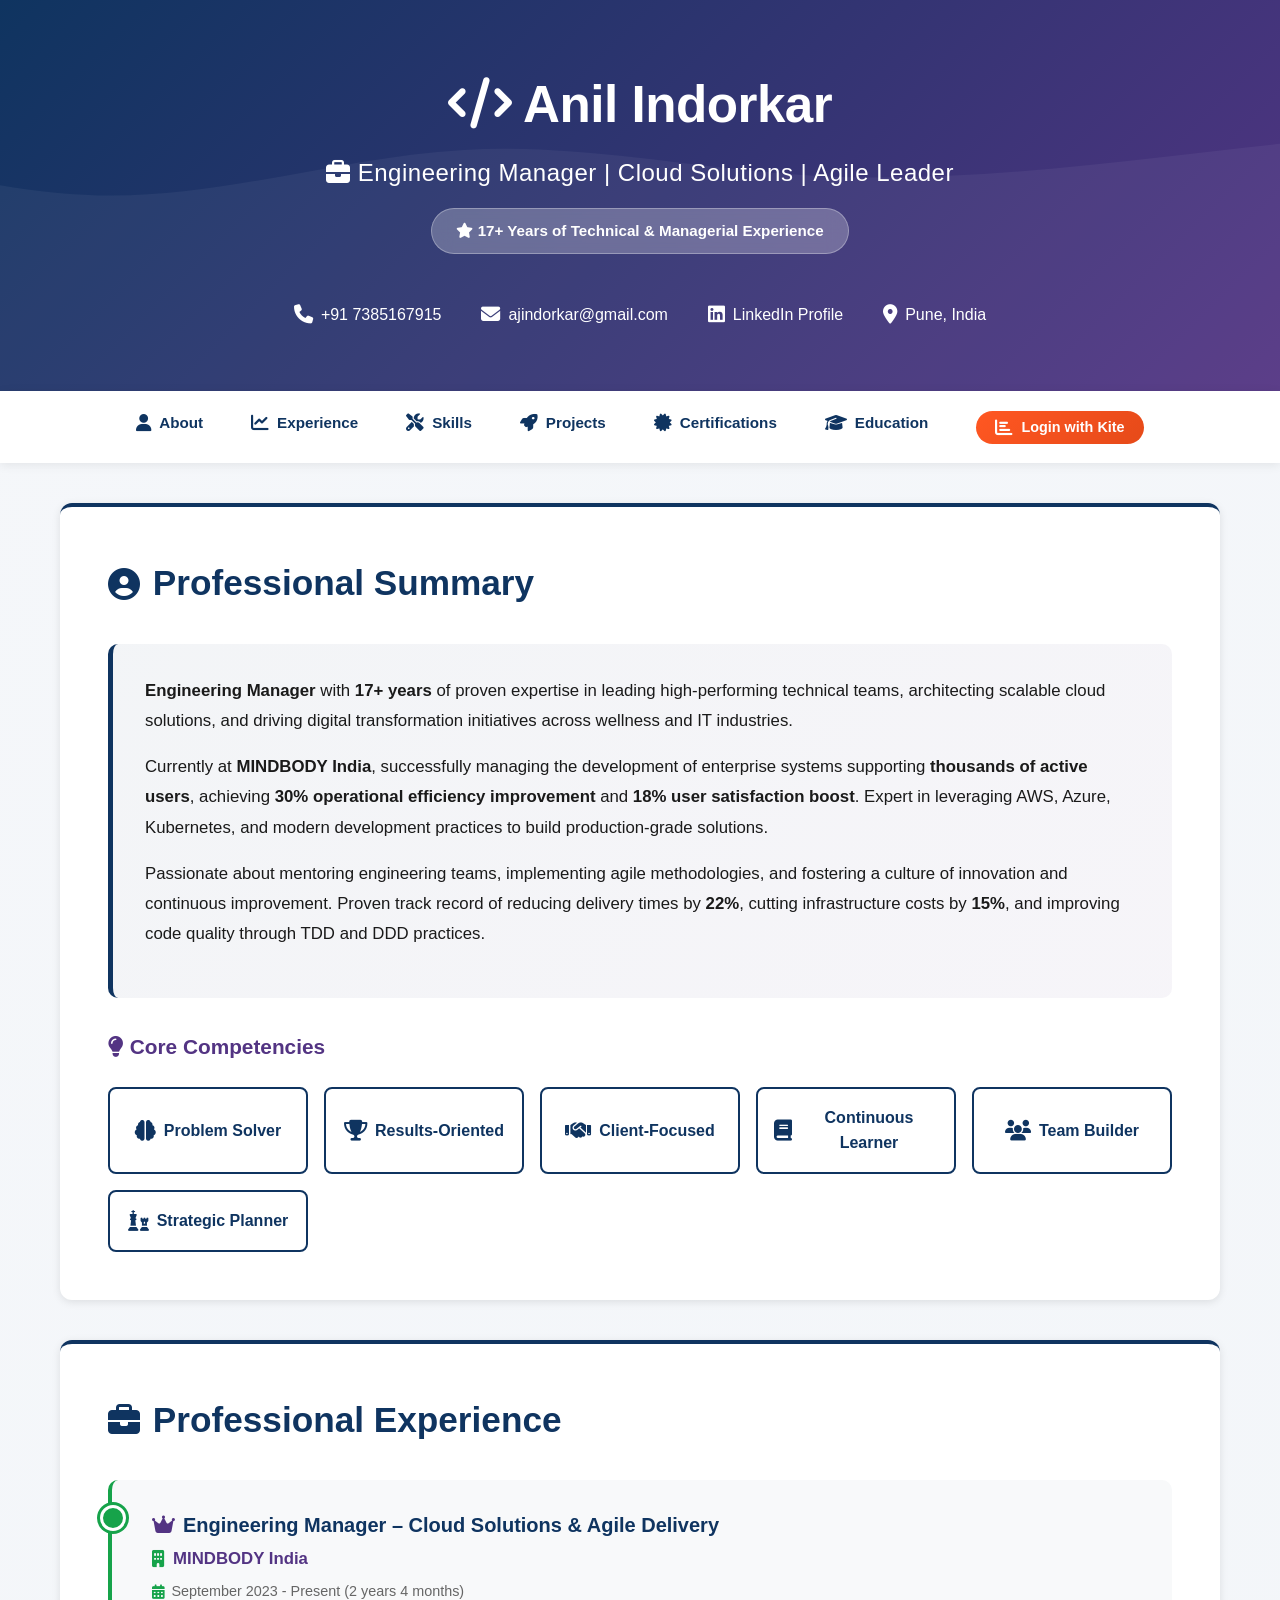
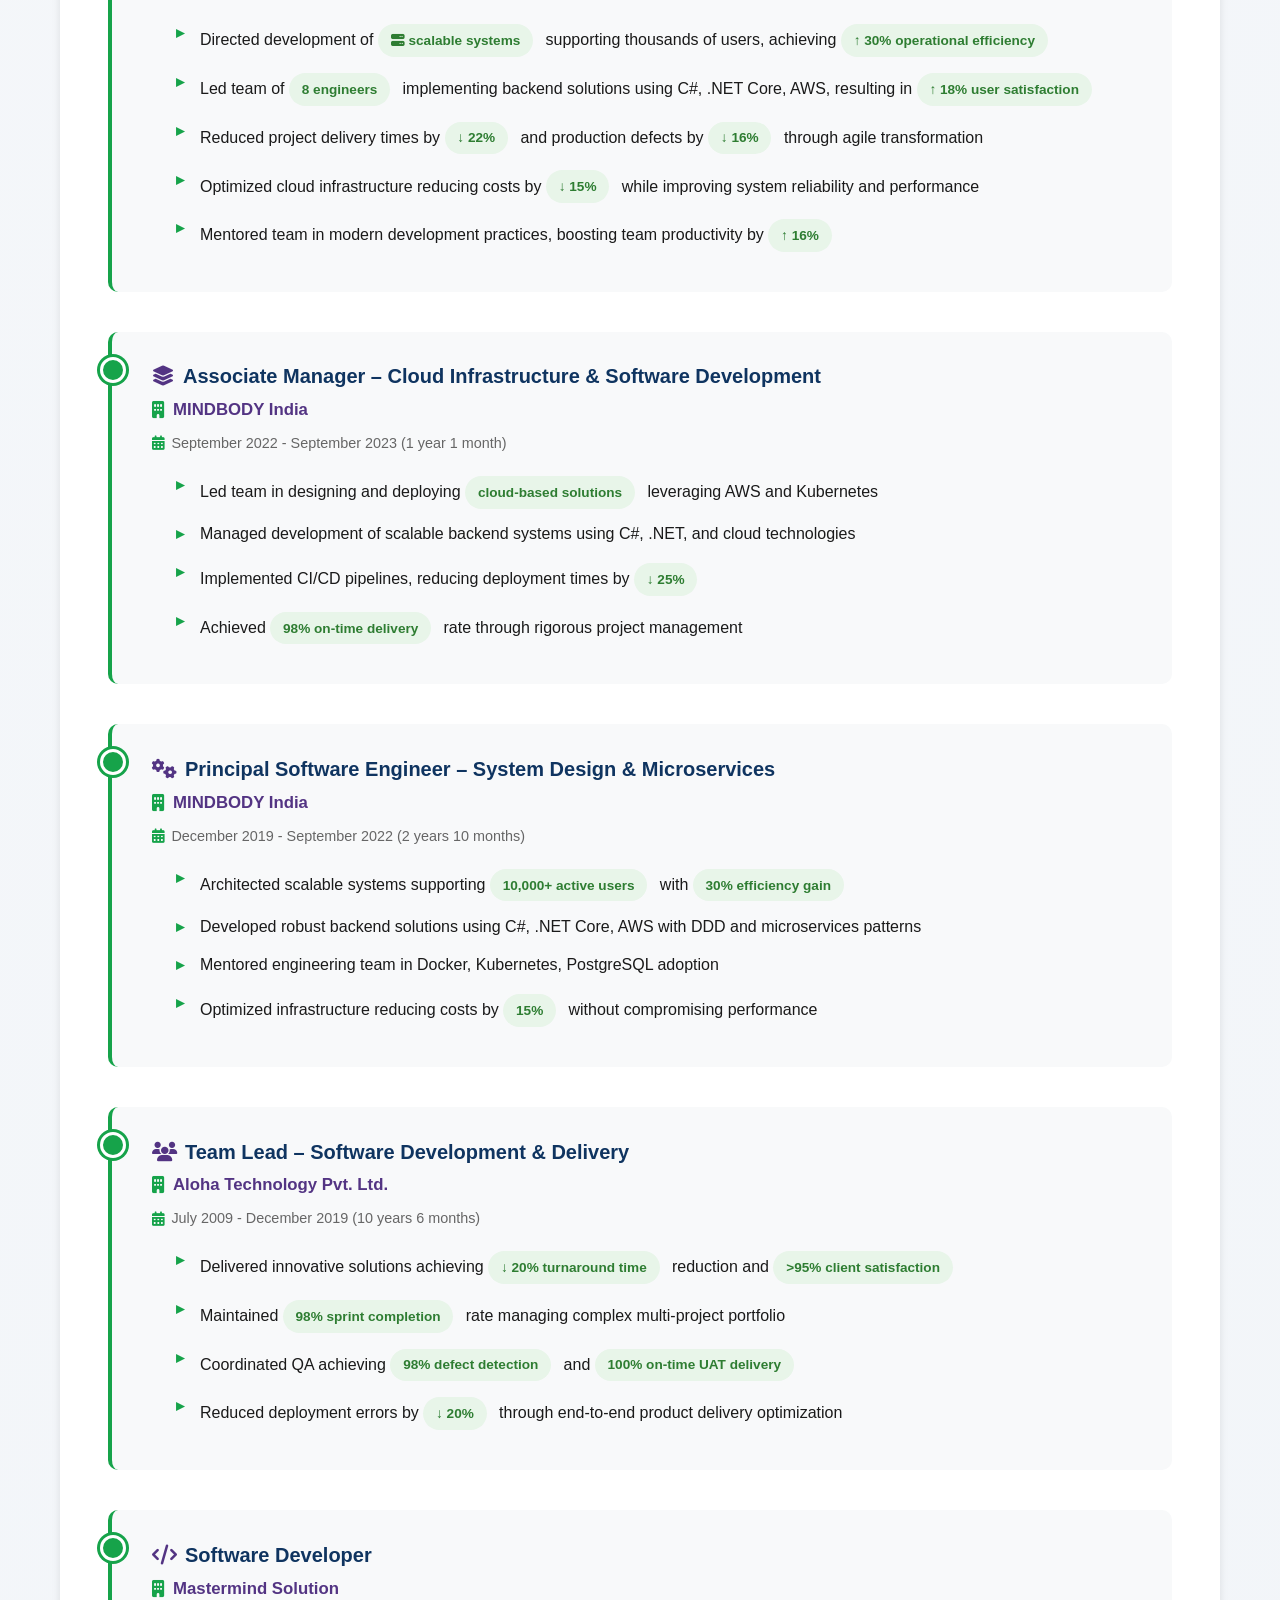
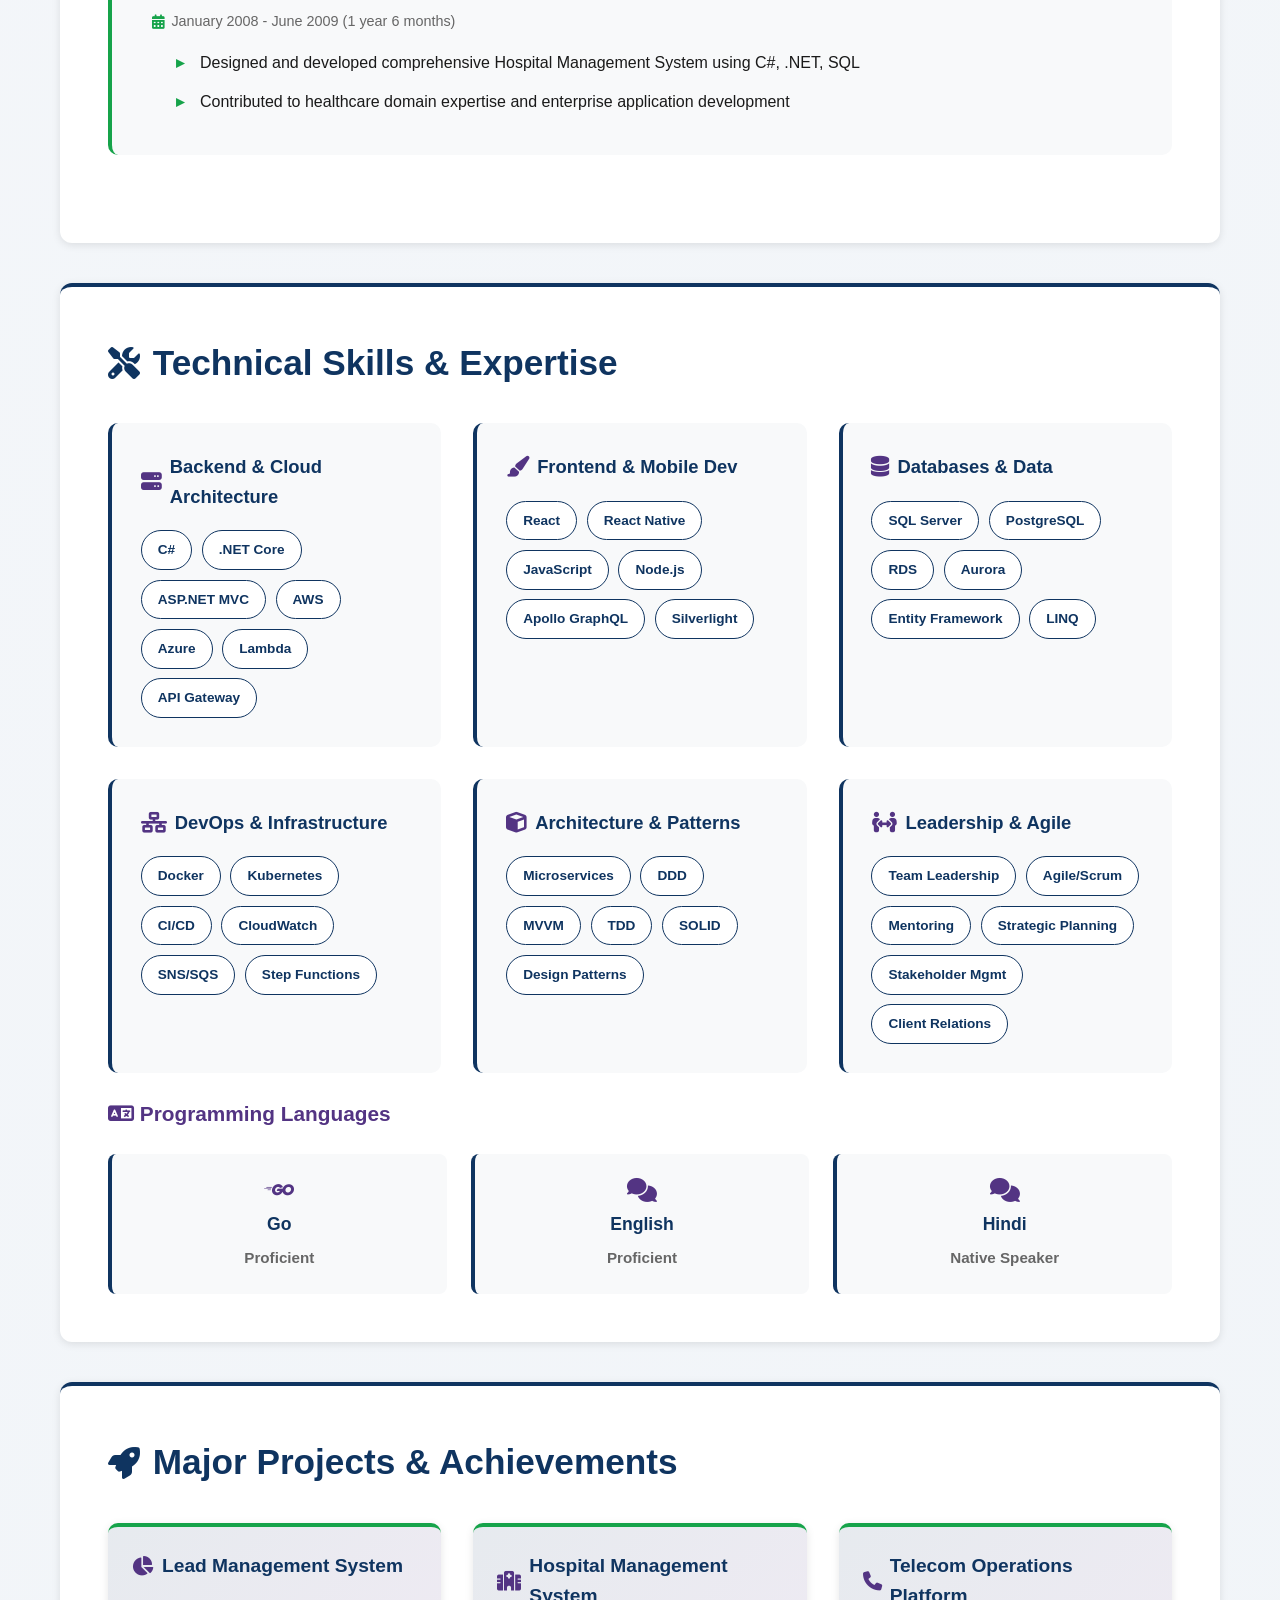
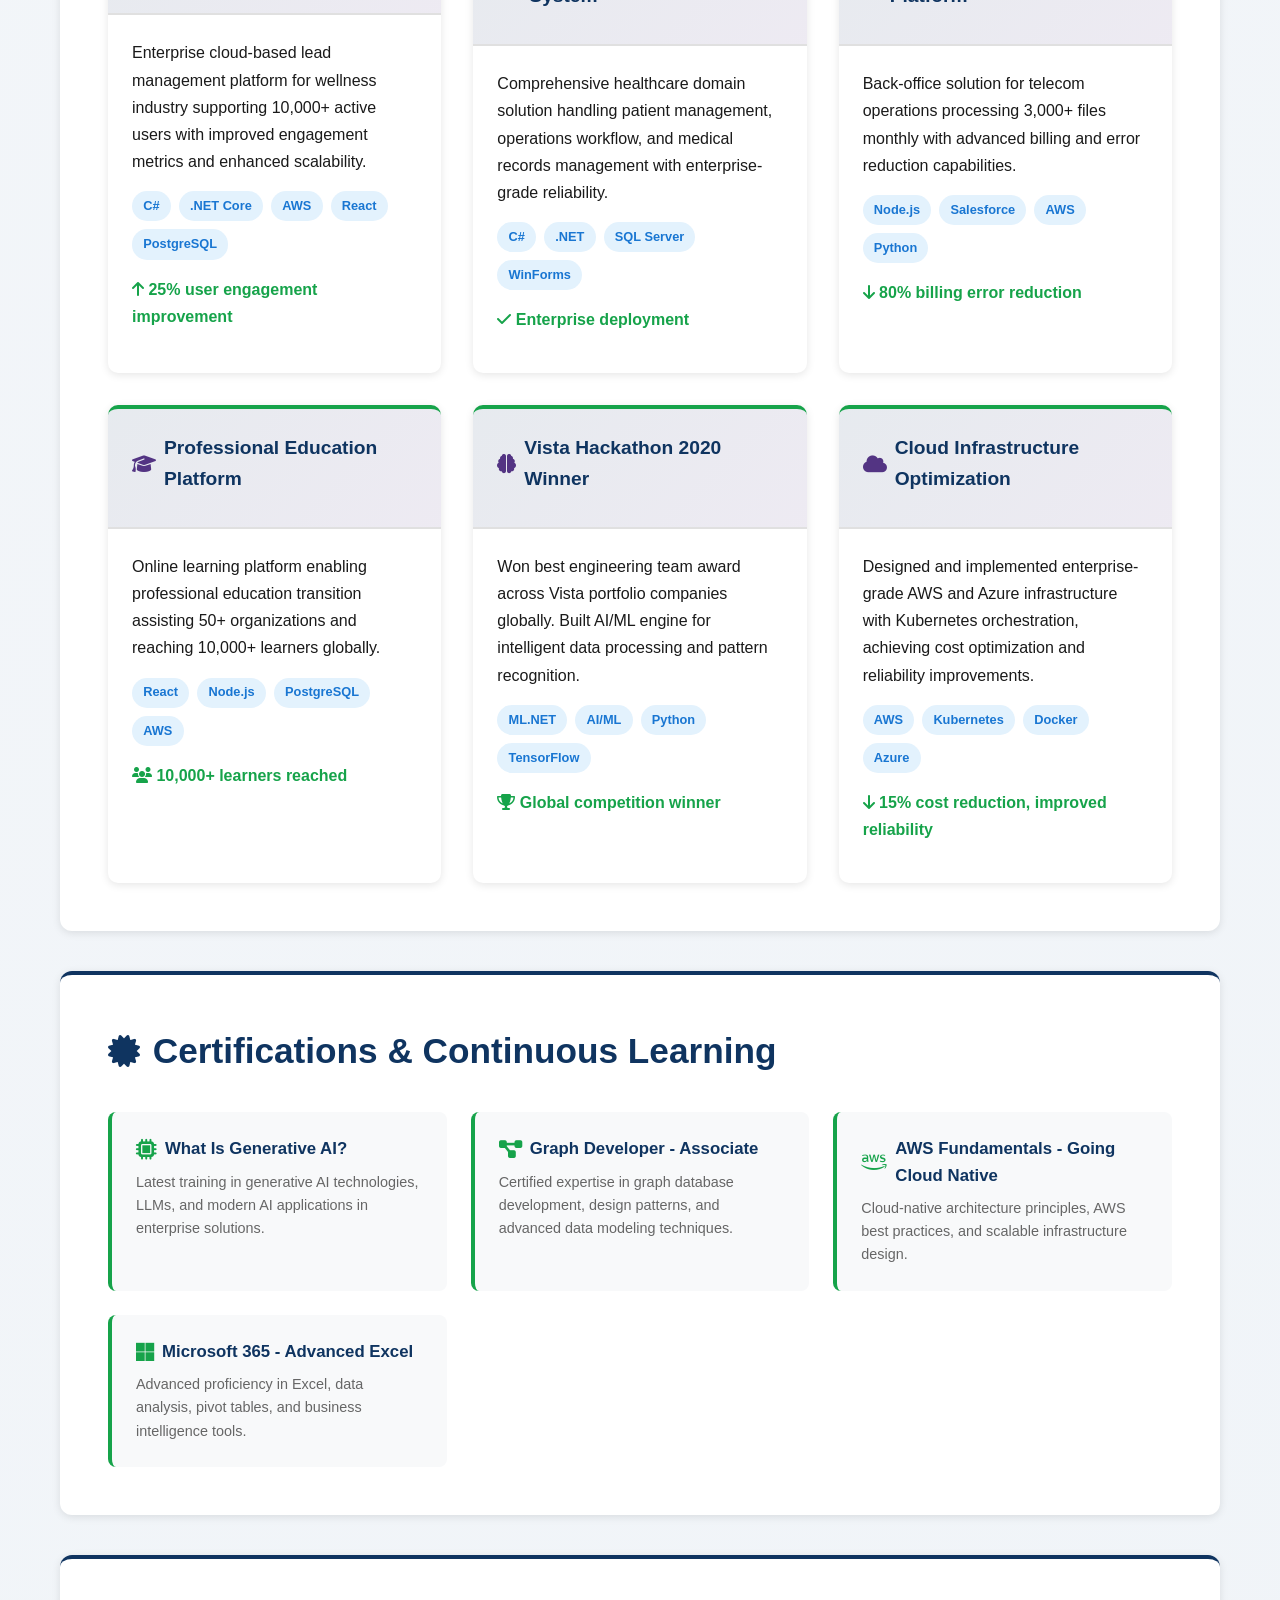
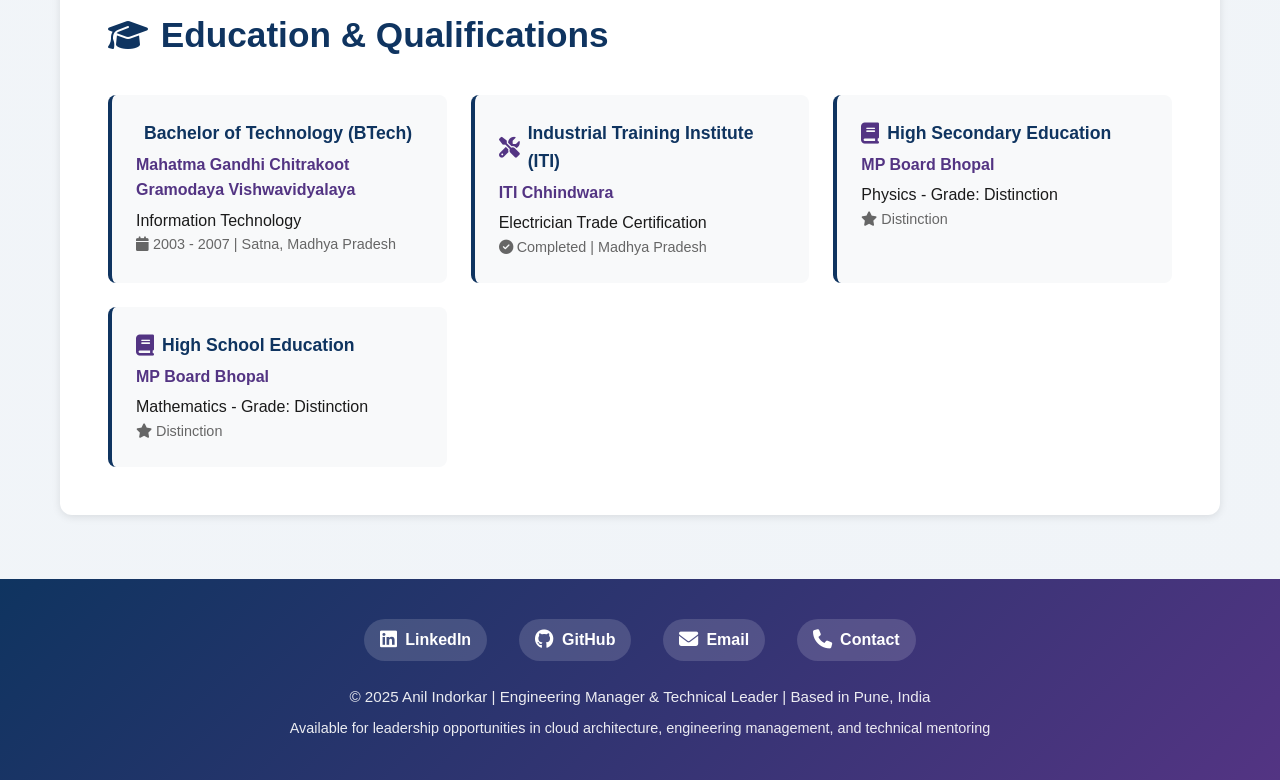
<file: index.html>
<!DOCTYPE html>
<html lang="en">
  <head>
    <meta charset="UTF-8" />
    <meta name="viewport" content="width=device-width, initial-scale=1.0" />
    <meta
      name="description"
      content="Anil Indorkar - Engineering Manager | Cloud Solutions | 17+ years experience"
    />
    <title>Anil Indorkar - Engineering Manager & Technical Leader</title>
    <link
      rel="stylesheet"
      href="https://cdnjs.cloudflare.com/ajax/libs/font-awesome/6.4.0/css/all.min.css"
    />
    <style>
      * {
        margin: 0;
        padding: 0;
        box-sizing: border-box;
      }

      :root {
        --primary: #0f3460;
        --secondary: #533483;
        --accent: #16a34a;
        --light-bg: #f8f9fa;
        --text-dark: #1a1a1a;
        --text-light: #666;
        --border: #e0e0e0;
        --card-shadow: 0 2px 8px rgba(0, 0, 0, 0.1);
        --card-hover: 0 8px 16px rgba(0, 0, 0, 0.15);
      }

      html {
        scroll-behavior: smooth;
      }

      body {
        font-family: -apple-system, BlinkMacSystemFont, "Segoe UI", Roboto,
          "Helvetica Neue", Arial, sans-serif;
        line-height: 1.6;
        color: var(--text-dark);
        background: linear-gradient(135deg, #f5f7fa 0%, #f0f4f8 100%);
      }

      /* ============ HEADER ============ */
      header {
        background: linear-gradient(
          135deg,
          var(--primary) 0%,
          var(--secondary) 100%
        );
        color: white;
        padding: 4rem 2rem;
        text-align: center;
        box-shadow: 0 4px 20px rgba(0, 0, 0, 0.2);
        position: relative;
        overflow: hidden;
      }

      header::before {
        content: "";
        position: absolute;
        top: 0;
        left: 0;
        right: 0;
        bottom: 0;
        background: url('data:image/svg+xml,<svg xmlns="http://www.w3.org/2000/svg" viewBox="0 0 1440 320"><path fill="rgba(255,255,255,0.05)" fill-opacity="1" d="M0,96L48,112C96,128,192,160,288,160C384,160,480,128,576,122.7C672,117,768,139,864,144C960,149,1056,139,1152,128C1248,117,1344,107,1392,101.3L1440,96L1440,320L1392,320C1344,320,1248,320,1152,320C1056,320,960,320,864,320C768,320,672,320,576,320C480,320,384,320,288,320C192,320,96,320,48,320L0,320Z"></path></svg>')
          no-repeat bottom;
        background-size: cover;
      }

      header > * {
        position: relative;
        z-index: 1;
      }

      header h1 {
        font-size: 3.2rem;
        font-weight: 800;
        margin-bottom: 0.5rem;
        letter-spacing: -0.5px;
      }

      header .title {
        font-size: 1.5rem;
        margin-bottom: 1rem;
        font-weight: 300;
        letter-spacing: 0.5px;
      }

      .header-badge {
        display: inline-block;
        background: rgba(255, 255, 255, 0.25);
        backdrop-filter: blur(10px);
        padding: 0.6rem 1.5rem;
        border-radius: 30px;
        font-size: 0.95rem;
        margin-bottom: 1.5rem;
        border: 1px solid rgba(255, 255, 255, 0.3);
        font-weight: 600;
      }

      .contact-info {
        display: flex;
        justify-content: center;
        gap: 2.5rem;
        margin-top: 1.5rem;
        flex-wrap: wrap;
        font-size: 1rem;
      }

      .contact-info a,
      .contact-info span {
        color: white;
        text-decoration: none;
        display: flex;
        align-items: center;
        gap: 0.5rem;
        transition: opacity 0.3s;
      }

      .contact-info a:hover {
        opacity: 0.8;
      }

      .contact-info i {
        font-size: 1.2rem;
      }

      /* ============ NAVIGATION ============ */
      nav {
        background: white;
        padding: 1.2rem 0;
        position: sticky;
        top: 0;
        z-index: 100;
        box-shadow: 0 2px 10px rgba(0, 0, 0, 0.08);
      }

      nav ul {
        list-style: none;
        display: flex;
        justify-content: center;
        flex-wrap: wrap;
        gap: 3rem;
        max-width: 1200px;
        margin: 0 auto;
        padding: 0 20px;
      }

      nav a {
        color: var(--primary);
        text-decoration: none;
        font-weight: 600;
        font-size: 0.95rem;
        transition: color 0.3s ease;
        display: flex;
        align-items: center;
        gap: 0.5rem;
      }

      nav a:hover {
        color: var(--secondary);
      }

      nav i {
        font-size: 1.1rem;
      }

      /* ============ CONTAINER & SECTIONS ============ */
      .container {
        max-width: 1200px;
        margin: 0 auto;
        padding: 0 20px;
      }

      section {
        background: white;
        margin: 2.5rem auto;
        padding: 3rem;
        border-radius: 12px;
        box-shadow: var(--card-shadow);
        border-top: 4px solid var(--primary);
        transition: box-shadow 0.3s ease;
      }

      section:hover {
        box-shadow: var(--card-hover);
      }

      section h2 {
        color: var(--primary);
        margin-bottom: 2rem;
        font-size: 2.2rem;
        font-weight: 700;
        display: flex;
        align-items: center;
        gap: 0.8rem;
      }

      section h2 i {
        font-size: 2rem;
      }

      section h3 {
        color: var(--secondary);
        margin-top: 1.5rem;
        margin-bottom: 0.8rem;
        font-size: 1.3rem;
        font-weight: 700;
      }

      /* ============ ABOUT SECTION ============ */
      .summary-box {
        background: linear-gradient(
          135deg,
          rgba(15, 52, 96, 0.05) 0%,
          rgba(83, 52, 131, 0.05) 100%
        );
        padding: 2rem;
        border-radius: 10px;
        border-left: 5px solid var(--primary);
        margin-bottom: 2rem;
        font-size: 1.05rem;
        line-height: 1.8;
      }

      .summary-box p {
        margin-bottom: 1rem;
      }

      .strengths-grid {
        display: grid;
        grid-template-columns: repeat(auto-fit, minmax(200px, 1fr));
        gap: 1rem;
        margin-top: 1.5rem;
      }

      .strength-badge {
        background: white;
        border: 2px solid var(--primary);
        color: var(--primary);
        padding: 1rem;
        border-radius: 8px;
        text-align: center;
        font-weight: 600;
        transition: all 0.3s ease;
        display: flex;
        align-items: center;
        justify-content: center;
        gap: 0.5rem;
      }

      .strength-badge:hover {
        background: var(--primary);
        color: white;
        transform: translateY(-3px);
      }

      .strength-badge i {
        font-size: 1.3rem;
      }

      /* ============ EXPERIENCE SECTION ============ */
      .experience-timeline {
        position: relative;
        padding: 0;
      }

      .experience-item {
        margin-bottom: 2.5rem;
        padding: 1.8rem;
        background: var(--light-bg);
        border-radius: 10px;
        border-left: 4px solid var(--accent);
        transition: all 0.3s ease;
        position: relative;
        padding-left: 2.5rem;
      }

      .experience-item:hover {
        background: white;
        box-shadow: var(--card-shadow);
        transform: translateX(5px);
      }

      .experience-item::before {
        content: "";
        position: absolute;
        left: -12px;
        top: 25px;
        width: 20px;
        height: 20px;
        background: var(--accent);
        border-radius: 50%;
        border: 3px solid white;
        box-shadow: 0 0 0 3px var(--accent);
      }

      .job-title {
        color: var(--primary);
        font-weight: 800;
        font-size: 1.25rem;
        margin-bottom: 0.3rem;
        display: flex;
        align-items: center;
        gap: 0.5rem;
      }

      .job-title i {
        color: var(--secondary);
      }

      .company {
        color: var(--secondary);
        font-weight: 700;
        margin-bottom: 0.5rem;
        display: flex;
        align-items: center;
        gap: 0.5rem;
        font-size: 1.05rem;
      }

      .company i {
        color: var(--accent);
      }

      .duration {
        color: var(--text-light);
        font-size: 0.9rem;
        margin-bottom: 1rem;
        display: flex;
        align-items: center;
        gap: 0.4rem;
      }

      .duration i {
        color: var(--accent);
      }

      .experience-item ul {
        margin: 1rem 0 0 1.5rem;
        list-style: none;
      }

      .experience-item li {
        margin-bottom: 0.7rem;
        color: var(--text-dark);
        line-height: 1.7;
        padding-left: 1.5rem;
        position: relative;
      }

      .experience-item li:before {
        content: "▸";
        position: absolute;
        left: 0;
        color: var(--accent);
        font-weight: bold;
      }

      .metric-badge {
        display: inline-block;
        background: #e8f5e9;
        color: #2e7d32;
        padding: 0.3rem 0.8rem;
        border-radius: 20px;
        font-size: 0.85rem;
        font-weight: 700;
        margin-right: 0.5rem;
        margin-top: 0.3rem;
      }

      /* ============ SKILLS SECTION ============ */
      .skills-container {
        display: grid;
        grid-template-columns: repeat(auto-fit, minmax(280px, 1fr));
        gap: 2rem;
        margin-top: 2rem;
      }

      .skill-category {
        background: var(--light-bg);
        padding: 1.8rem;
        border-radius: 10px;
        border-left: 4px solid var(--primary);
        transition: all 0.3s ease;
      }

      .skill-category:hover {
        box-shadow: var(--card-shadow);
        transform: translateY(-3px);
      }

      .skill-category h4 {
        color: var(--primary);
        margin-bottom: 1.2rem;
        font-size: 1.15rem;
        font-weight: 700;
        display: flex;
        align-items: center;
        gap: 0.5rem;
      }

      .skill-category i {
        font-size: 1.3rem;
        color: var(--secondary);
      }

      .skill-tags {
        display: flex;
        flex-wrap: wrap;
        gap: 0.6rem;
      }

      .skill-tag {
        background: white;
        color: var(--primary);
        padding: 0.5rem 1rem;
        border-radius: 20px;
        font-size: 0.85rem;
        font-weight: 600;
        border: 1.5px solid var(--primary);
        transition: all 0.3s ease;
      }

      .skill-tag:hover {
        background: var(--primary);
        color: white;
        transform: scale(1.05);
      }

      /* ============ PROJECTS SECTION ============ */
      .projects-grid {
        display: grid;
        grid-template-columns: repeat(auto-fit, minmax(320px, 1fr));
        gap: 2rem;
        margin-top: 2rem;
      }

      .project-card {
        background: white;
        border-radius: 10px;
        overflow: hidden;
        border-top: 4px solid var(--accent);
        box-shadow: var(--card-shadow);
        transition: all 0.3s ease;
        display: flex;
        flex-direction: column;
      }

      .project-card:hover {
        box-shadow: var(--card-hover);
        transform: translateY(-8px);
      }

      .project-header {
        background: linear-gradient(
          135deg,
          rgba(15, 52, 96, 0.1),
          rgba(83, 52, 131, 0.1)
        );
        padding: 1.5rem;
        border-bottom: 2px solid var(--border);
      }

      .project-header h4 {
        color: var(--primary);
        margin-bottom: 0.5rem;
        font-size: 1.2rem;
        font-weight: 700;
        display: flex;
        align-items: center;
        gap: 0.5rem;
      }

      .project-header h4 i {
        color: var(--secondary);
      }

      .project-body {
        padding: 1.5rem;
        flex: 1;
        display: flex;
        flex-direction: column;
      }

      .project-body p {
        color: var(--text-dark);
        margin-bottom: 1rem;
        line-height: 1.7;
        flex: 1;
      }

      .tech-tags {
        display: flex;
        flex-wrap: wrap;
        gap: 0.5rem;
        margin-bottom: 1rem;
      }

      .tech-tag {
        background: #e3f2fd;
        color: #1976d2;
        padding: 0.3rem 0.7rem;
        border-radius: 15px;
        font-size: 0.8rem;
        font-weight: 600;
      }

      /* ============ CERTIFICATIONS ============ */
      .certification-grid {
        display: grid;
        grid-template-columns: repeat(auto-fit, minmax(250px, 1fr));
        gap: 1.5rem;
        margin-top: 1.5rem;
      }

      .cert-item {
        background: var(--light-bg);
        padding: 1.5rem;
        border-radius: 8px;
        border-left: 4px solid var(--accent);
        transition: all 0.3s ease;
      }

      .cert-item:hover {
        background: white;
        box-shadow: var(--card-shadow);
        transform: translateX(5px);
      }

      .cert-item strong {
        color: var(--primary);
        display: flex;
        align-items: center;
        gap: 0.5rem;
        margin-bottom: 0.5rem;
        font-size: 1.05rem;
      }

      .cert-item strong i {
        color: var(--accent);
        font-size: 1.3rem;
      }

      .cert-item p {
        color: var(--text-light);
        font-size: 0.9rem;
      }

      /* ============ EDUCATION ============ */
      .education-grid {
        display: grid;
        grid-template-columns: repeat(auto-fit, minmax(250px, 1fr));
        gap: 1.5rem;
        margin-top: 1.5rem;
      }

      .education-item {
        background: var(--light-bg);
        padding: 1.5rem;
        border-radius: 8px;
        border-left: 4px solid var(--primary);
        transition: all 0.3s ease;
      }

      .education-item:hover {
        background: white;
        box-shadow: var(--card-shadow);
        transform: translateX(5px);
      }

      .degree {
        color: var(--primary);
        font-weight: 800;
        margin-bottom: 0.3rem;
        font-size: 1.1rem;
        display: flex;
        align-items: center;
        gap: 0.5rem;
      }

      .degree i {
        color: var(--secondary);
        font-size: 1.3rem;
      }

      .institution {
        color: var(--secondary);
        font-weight: 700;
        margin-bottom: 0.3rem;
      }

      .year {
        color: var(--text-light);
        font-size: 0.9rem;
      }

      /* ============ LANGUAGES ============ */
      .languages-grid {
        display: grid;
        grid-template-columns: repeat(auto-fit, minmax(200px, 1fr));
        gap: 1.5rem;
        margin-top: 1.5rem;
      }

      .language-item {
        background: var(--light-bg);
        padding: 1.5rem;
        border-radius: 8px;
        border-left: 4px solid var(--primary);
        text-align: center;
        transition: all 0.3s ease;
      }

      .language-item:hover {
        background: white;
        box-shadow: var(--card-shadow);
        transform: translateY(-3px);
      }

      .language-item strong {
        color: var(--primary);
        display: block;
        margin-bottom: 0.5rem;
        font-size: 1.1rem;
      }

      .language-item i {
        color: var(--secondary);
        font-size: 1.5rem;
        margin-bottom: 0.5rem;
        display: block;
      }

      .proficiency {
        color: var(--text-light);
        font-size: 0.95rem;
        font-weight: 600;
      }

      /* ============ FOOTER ============ */
      footer {
        background: linear-gradient(
          135deg,
          var(--primary) 0%,
          var(--secondary) 100%
        );
        color: white;
        text-align: center;
        padding: 2.5rem;
        margin-top: 4rem;
      }

      .social-links {
        display: flex;
        justify-content: center;
        gap: 2rem;
        margin-bottom: 1.5rem;
        flex-wrap: wrap;
      }

      .social-links a {
        color: white;
        text-decoration: none;
        font-weight: 600;
        transition: all 0.3s ease;
        display: inline-flex;
        align-items: center;
        gap: 0.5rem;
        padding: 0.5rem 1rem;
        border-radius: 25px;
        background: rgba(255, 255, 255, 0.15);
      }

      .social-links a:hover {
        background: rgba(255, 255, 255, 0.3);
        transform: translateY(-3px);
      }

      .social-links i {
        font-size: 1.2rem;
      }

      footer p {
        font-size: 0.95rem;
        opacity: 0.9;
      }

      /* ============ RESPONSIVE ============ */
      @media (max-width: 768px) {
        header h1 {
          font-size: 2rem;
        }

        header .title {
          font-size: 1.1rem;
        }

        nav ul {
          gap: 1rem;
          padding: 0 15px;
        }

        section {
          margin: 1.5rem auto;
          padding: 1.5rem;
        }

        .contact-info {
          gap: 1.2rem;
          font-size: 0.9rem;
        }

        .skills-container,
        .education-grid,
        .languages-grid,
        .certification-grid {
          grid-template-columns: 1fr;
        }

        .projects-grid {
          grid-template-columns: 1fr;
        }

        nav a {
          font-size: 0.85rem;
        }
      }

      @media (max-width: 480px) {
        header h1 {
          font-size: 1.5rem;
        }

        nav ul {
          gap: 0.8rem;
        }

        .contact-info {
          gap: 0.8rem;
        }

        section h2 {
          font-size: 1.6rem;
        }
      }

      /* ============ KITE LOGIN ============ */
      .kite-login-btn {
        background: linear-gradient(135deg, #ff5722 0%, #e64a19 100%);
        color: white;
        border: none;
        padding: 0.5rem 1.2rem;
        border-radius: 20px;
        font-size: 0.9rem;
        font-weight: 600;
        cursor: pointer;
        display: flex;
        align-items: center;
        gap: 0.5rem;
        transition: opacity 0.3s, transform 0.2s;
        text-decoration: none;
      }

      .kite-login-btn:hover {
        opacity: 0.9;
        transform: scale(1.04);
      }

      .kite-connected-badge {
        background: linear-gradient(135deg, #16a34a 0%, #15803d 100%);
        color: white;
        padding: 0.5rem 1.2rem;
        border-radius: 20px;
        font-size: 0.9rem;
        font-weight: 600;
        display: none;
        align-items: center;
        gap: 0.5rem;
      }

      .kite-modal-overlay {
        display: none;
        position: fixed;
        inset: 0;
        background: rgba(0, 0, 0, 0.55);
        z-index: 1000;
        align-items: center;
        justify-content: center;
      }

      .kite-modal-overlay.active {
        display: flex;
      }

      .kite-modal {
        background: white;
        border-radius: 14px;
        padding: 2.5rem;
        max-width: 420px;
        width: 90%;
        box-shadow: 0 20px 60px rgba(0, 0, 0, 0.3);
        position: relative;
        animation: modalSlideIn 0.25s ease;
      }

      @keyframes modalSlideIn {
        from {
          opacity: 0;
          transform: translateY(-20px);
        }
        to {
          opacity: 1;
          transform: translateY(0);
        }
      }

      .kite-modal h3 {
        color: var(--primary);
        font-size: 1.5rem;
        margin-bottom: 0.5rem;
        display: flex;
        align-items: center;
        gap: 0.6rem;
      }

      .kite-modal p.kite-modal-desc {
        color: var(--text-light);
        font-size: 0.92rem;
        margin-bottom: 1.5rem;
        line-height: 1.5;
      }

      .kite-modal label {
        display: block;
        font-weight: 600;
        margin-bottom: 0.4rem;
        color: var(--text-dark);
        font-size: 0.95rem;
      }

      .kite-modal input[type="text"] {
        width: 100%;
        padding: 0.7rem 1rem;
        border: 2px solid var(--border);
        border-radius: 8px;
        font-size: 1rem;
        transition: border-color 0.2s;
        outline: none;
      }

      .kite-modal input[type="text"]:focus {
        border-color: #ff5722;
      }

      .kite-modal-actions {
        display: flex;
        gap: 1rem;
        margin-top: 1.5rem;
      }

      .kite-modal-submit {
        flex: 1;
        background: linear-gradient(135deg, #ff5722 0%, #e64a19 100%);
        color: white;
        border: none;
        padding: 0.75rem 1rem;
        border-radius: 8px;
        font-size: 1rem;
        font-weight: 600;
        cursor: pointer;
        transition: opacity 0.2s;
      }

      .kite-modal-submit:hover {
        opacity: 0.9;
      }

      .kite-modal-cancel {
        flex: 1;
        background: var(--light-bg);
        color: var(--text-dark);
        border: 2px solid var(--border);
        padding: 0.75rem 1rem;
        border-radius: 8px;
        font-size: 1rem;
        font-weight: 600;
        cursor: pointer;
        transition: background 0.2s;
      }

      .kite-modal-cancel:hover {
        background: #e9ecef;
      }

      .kite-modal-close {
        position: absolute;
        top: 1rem;
        right: 1rem;
        background: none;
        border: none;
        font-size: 1.4rem;
        cursor: pointer;
        color: var(--text-light);
        line-height: 1;
        padding: 0.2rem 0.4rem;
        border-radius: 4px;
        transition: color 0.2s;
      }

      .kite-modal-close:hover {
        color: var(--text-dark);
      }

      .kite-error-msg {
        color: #dc2626;
        font-size: 0.88rem;
        margin-top: 0.4rem;
        display: none;
      }
    </style>
  </head>
  <body>
    <header>
      <h1><i class="fas fa-code"></i> Anil Indorkar</h1>
      <p class="title">
        <i class="fas fa-briefcase"></i> Engineering Manager | Cloud Solutions |
        Agile Leader
      </p>
      <div class="header-badge">
        <i class="fas fa-star"></i> 17+ Years of Technical & Managerial
        Experience
      </div>
      <div class="contact-info">
        <a href="tel:+919173851679" title="Phone"
          ><i class="fas fa-phone"></i> +91 7385167915</a
        >
        <a href="mailto:ajindorkar@gmail.com" title="Email"
          ><i class="fas fa-envelope"></i> ajindorkar@gmail.com</a
        >
        <a
          href="https://www.linkedin.com/in/anil-indorkar/"
          target="_blank"
          title="LinkedIn"
          ><i class="fab fa-linkedin"></i> LinkedIn Profile</a
        >
        <span title="Location"
          ><i class="fas fa-map-marker-alt"></i> Pune, India</span
        >
      </div>
    </header>

    <nav>
      <ul>
        <li>
          <a href="#about"><i class="fas fa-user"></i> About</a>
        </li>
        <li>
          <a href="#experience"><i class="fas fa-chart-line"></i> Experience</a>
        </li>
        <li>
          <a href="#skills"><i class="fas fa-tools"></i> Skills</a>
        </li>
        <li>
          <a href="#projects"><i class="fas fa-rocket"></i> Projects</a>
        </li>
        <li>
          <a href="#certifications"
            ><i class="fas fa-certificate"></i> Certifications</a
          >
        </li>
        <li>
          <a href="#education"
            ><i class="fas fa-graduation-cap"></i> Education</a
          >
        </li>
        <li>
          <button
            id="kiteLoginBtn"
            class="kite-login-btn"
            onclick="openKiteModal()"
            title="Login with Kite (Zerodha)"
          >
            <i class="fas fa-chart-bar"></i> Login with Kite
          </button>
          <span id="kiteConnectedBadge" class="kite-connected-badge">
            <i class="fas fa-check-circle"></i> Kite Connected
          </span>
        </li>
      </ul>
    </nav>

    <!-- KITE LOGIN MODAL -->
    <div id="kiteModalOverlay" class="kite-modal-overlay" role="dialog" aria-modal="true" aria-labelledby="kiteModalTitle">
      <div class="kite-modal">
        <button class="kite-modal-close" onclick="closeKiteModal()" aria-label="Close">&times;</button>
        <h3 id="kiteModalTitle"><i class="fas fa-chart-bar"></i> Connect Kite Account</h3>
        <p class="kite-modal-desc">
          Enter your Kite Connect API key to log in to your Zerodha Kite account.
          You will be redirected to Kite's secure login page.
        </p>
        <label for="kiteApiKey">API Key</label>
        <input
          type="text"
          id="kiteApiKey"
          placeholder="Enter your Kite Connect API key"
          autocomplete="off"
          spellcheck="false"
        />
        <p id="kiteApiKeyError" class="kite-error-msg">Please enter a valid API key (6–32 alphanumeric characters).</p>
        <div class="kite-modal-actions">
          <button class="kite-modal-submit" onclick="redirectToKiteLogin()" type="button">
            <i class="fas fa-sign-in-alt"></i> Login
          </button>
          <button class="kite-modal-cancel" onclick="closeKiteModal()" type="button">Cancel</button>
        </div>
      </div>
    </div>

    <div class="container">
      <!-- ABOUT SECTION -->
      <section id="about">
        <h2><i class="fas fa-user-circle"></i> Professional Summary</h2>
        <div class="summary-box">
          <p>
            <strong>Engineering Manager</strong> with
            <strong>17+ years</strong> of proven expertise in leading
            high-performing technical teams, architecting scalable cloud
            solutions, and driving digital transformation initiatives across
            wellness and IT industries.
          </p>
          <p>
            Currently at <strong>MINDBODY India</strong>, successfully managing
            the development of enterprise systems supporting
            <strong>thousands of active users</strong>, achieving
            <strong>30% operational efficiency improvement</strong> and
            <strong>18% user satisfaction boost</strong>. Expert in leveraging
            AWS, Azure, Kubernetes, and modern development practices to build
            production-grade solutions.
          </p>
          <p>
            Passionate about mentoring engineering teams, implementing agile
            methodologies, and fostering a culture of innovation and continuous
            improvement. Proven track record of reducing delivery times by
            <strong>22%</strong>, cutting infrastructure costs by
            <strong>15%</strong>, and improving code quality through TDD and DDD
            practices.
          </p>
        </div>

        <h3><i class="fas fa-lightbulb"></i> Core Competencies</h3>
        <div class="strengths-grid">
          <div class="strength-badge">
            <i class="fas fa-brain"></i> Problem Solver
          </div>
          <div class="strength-badge">
            <i class="fas fa-trophy"></i> Results-Oriented
          </div>
          <div class="strength-badge">
            <i class="fas fa-handshake"></i> Client-Focused
          </div>
          <div class="strength-badge">
            <i class="fas fa-book"></i> Continuous Learner
          </div>
          <div class="strength-badge">
            <i class="fas fa-users"></i> Team Builder
          </div>
          <div class="strength-badge">
            <i class="fas fa-chess"></i> Strategic Planner
          </div>
        </div>
      </section>

      <!-- EXPERIENCE SECTION -->
      <section id="experience">
        <h2><i class="fas fa-briefcase"></i> Professional Experience</h2>
        <div class="experience-timeline">
          <div class="experience-item">
            <div class="job-title">
              <i class="fas fa-crown"></i> Engineering Manager – Cloud Solutions
              & Agile Delivery
            </div>
            <div class="company">
              <i class="fas fa-building"></i> MINDBODY India
            </div>
            <div class="duration">
              <i class="fas fa-calendar-alt"></i> September 2023 - Present (2
              years 4 months)
            </div>
            <ul>
              <li>
                Directed development of
                <span class="metric-badge"
                  ><i class="fas fa-server"></i> scalable systems</span
                >
                supporting thousands of users, achieving
                <span class="metric-badge">↑ 30% operational efficiency</span>
              </li>
              <li>
                Led team of
                <span class="metric-badge">8 engineers</span> implementing
                backend solutions using C#, .NET Core, AWS, resulting in
                <span class="metric-badge">↑ 18% user satisfaction</span>
              </li>
              <li>
                Reduced project delivery times by
                <span class="metric-badge">↓ 22%</span> and production defects
                by <span class="metric-badge">↓ 16%</span> through agile
                transformation
              </li>
              <li>
                Optimized cloud infrastructure reducing costs by
                <span class="metric-badge">↓ 15%</span> while improving system
                reliability and performance
              </li>
              <li>
                Mentored team in modern development practices, boosting team
                productivity by <span class="metric-badge">↑ 16%</span>
              </li>
            </ul>
          </div>

          <div class="experience-item">
            <div class="job-title">
              <i class="fas fa-layer-group"></i> Associate Manager – Cloud
              Infrastructure & Software Development
            </div>
            <div class="company">
              <i class="fas fa-building"></i> MINDBODY India
            </div>
            <div class="duration">
              <i class="fas fa-calendar-alt"></i> September 2022 - September
              2023 (1 year 1 month)
            </div>
            <ul>
              <li>
                Led team in designing and deploying
                <span class="metric-badge">cloud-based solutions</span>
                leveraging AWS and Kubernetes
              </li>
              <li>
                Managed development of scalable backend systems using C#, .NET,
                and cloud technologies
              </li>
              <li>
                Implemented CI/CD pipelines, reducing deployment times by
                <span class="metric-badge">↓ 25%</span>
              </li>
              <li>
                Achieved
                <span class="metric-badge">98% on-time delivery</span> rate
                through rigorous project management
              </li>
            </ul>
          </div>

          <div class="experience-item">
            <div class="job-title">
              <i class="fas fa-cogs"></i> Principal Software Engineer – System
              Design & Microservices
            </div>
            <div class="company">
              <i class="fas fa-building"></i> MINDBODY India
            </div>
            <div class="duration">
              <i class="fas fa-calendar-alt"></i> December 2019 - September 2022
              (2 years 10 months)
            </div>
            <ul>
              <li>
                Architected scalable systems supporting
                <span class="metric-badge">10,000+ active users</span> with
                <span class="metric-badge">30% efficiency gain</span>
              </li>
              <li>
                Developed robust backend solutions using C#, .NET Core, AWS with
                DDD and microservices patterns
              </li>
              <li>
                Mentored engineering team in Docker, Kubernetes, PostgreSQL
                adoption
              </li>
              <li>
                Optimized infrastructure reducing costs by
                <span class="metric-badge">15%</span> without compromising
                performance
              </li>
            </ul>
          </div>

          <div class="experience-item">
            <div class="job-title">
              <i class="fas fa-users"></i> Team Lead – Software Development &
              Delivery
            </div>
            <div class="company">
              <i class="fas fa-building"></i> Aloha Technology Pvt. Ltd.
            </div>
            <div class="duration">
              <i class="fas fa-calendar-alt"></i> July 2009 - December 2019 (10
              years 6 months)
            </div>
            <ul>
              <li>
                Delivered innovative solutions achieving
                <span class="metric-badge">↓ 20% turnaround time</span>
                reduction and
                <span class="metric-badge">>95% client satisfaction</span>
              </li>
              <li>
                Maintained
                <span class="metric-badge">98% sprint completion</span> rate
                managing complex multi-project portfolio
              </li>
              <li>
                Coordinated QA achieving
                <span class="metric-badge">98% defect detection</span> and
                <span class="metric-badge">100% on-time UAT delivery</span>
              </li>
              <li>
                Reduced deployment errors by
                <span class="metric-badge">↓ 20%</span> through end-to-end
                product delivery optimization
              </li>
            </ul>
          </div>

          <div class="experience-item">
            <div class="job-title">
              <i class="fas fa-code"></i> Software Developer
            </div>
            <div class="company">
              <i class="fas fa-building"></i> Mastermind Solution
            </div>
            <div class="duration">
              <i class="fas fa-calendar-alt"></i> January 2008 - June 2009 (1
              year 6 months)
            </div>
            <ul>
              <li>
                Designed and developed comprehensive Hospital Management System
                using C#, .NET, SQL
              </li>
              <li>
                Contributed to healthcare domain expertise and enterprise
                application development
              </li>
            </ul>
          </div>
        </div>
      </section>

      <!-- SKILLS SECTION -->
      <section id="skills">
        <h2><i class="fas fa-tools"></i> Technical Skills & Expertise</h2>
        <div class="skills-container">
          <div class="skill-category">
            <h4><i class="fas fa-server"></i> Backend & Cloud Architecture</h4>
            <div class="skill-tags">
              <span class="skill-tag">C#</span>
              <span class="skill-tag">.NET Core</span>
              <span class="skill-tag">ASP.NET MVC</span>
              <span class="skill-tag">AWS</span>
              <span class="skill-tag">Azure</span>
              <span class="skill-tag">Lambda</span>
              <span class="skill-tag">API Gateway</span>
            </div>
          </div>
          <div class="skill-category">
            <h4><i class="fas fa-paint-brush"></i> Frontend & Mobile Dev</h4>
            <div class="skill-tags">
              <span class="skill-tag">React</span>
              <span class="skill-tag">React Native</span>
              <span class="skill-tag">JavaScript</span>
              <span class="skill-tag">Node.js</span>
              <span class="skill-tag">Apollo GraphQL</span>
              <span class="skill-tag">Silverlight</span>
            </div>
          </div>
          <div class="skill-category">
            <h4><i class="fas fa-database"></i> Databases & Data</h4>
            <div class="skill-tags">
              <span class="skill-tag">SQL Server</span>
              <span class="skill-tag">PostgreSQL</span>
              <span class="skill-tag">RDS</span>
              <span class="skill-tag">Aurora</span>
              <span class="skill-tag">Entity Framework</span>
              <span class="skill-tag">LINQ</span>
            </div>
          </div>
          <div class="skill-category">
            <h4>
              <i class="fas fa-network-wired"></i> DevOps & Infrastructure
            </h4>
            <div class="skill-tags">
              <span class="skill-tag">Docker</span>
              <span class="skill-tag">Kubernetes</span>
              <span class="skill-tag">CI/CD</span>
              <span class="skill-tag">CloudWatch</span>
              <span class="skill-tag">SNS/SQS</span>
              <span class="skill-tag">Step Functions</span>
            </div>
          </div>
          <div class="skill-category">
            <h4><i class="fas fa-cube"></i> Architecture & Patterns</h4>
            <div class="skill-tags">
              <span class="skill-tag">Microservices</span>
              <span class="skill-tag">DDD</span>
              <span class="skill-tag">MVVM</span>
              <span class="skill-tag">TDD</span>
              <span class="skill-tag">SOLID</span>
              <span class="skill-tag">Design Patterns</span>
            </div>
          </div>
          <div class="skill-category">
            <h4><i class="fas fa-people-arrows"></i> Leadership & Agile</h4>
            <div class="skill-tags">
              <span class="skill-tag">Team Leadership</span>
              <span class="skill-tag">Agile/Scrum</span>
              <span class="skill-tag">Mentoring</span>
              <span class="skill-tag">Strategic Planning</span>
              <span class="skill-tag">Stakeholder Mgmt</span>
              <span class="skill-tag">Client Relations</span>
            </div>
          </div>
        </div>

        <h3><i class="fas fa-language"></i> Programming Languages</h3>
        <div class="languages-grid">
          <div class="language-item">
            <i class="fab fa-golang"></i>
            <strong>Go</strong>
            <div class="proficiency">Proficient</div>
          </div>
          <div class="language-item">
            <i class="fas fa-comments"></i>
            <strong>English</strong>
            <div class="proficiency">Proficient</div>
          </div>
          <div class="language-item">
            <i class="fas fa-comments"></i>
            <strong>Hindi</strong>
            <div class="proficiency">Native Speaker</div>
          </div>
        </div>
      </section>

      <!-- PROJECTS SECTION -->
      <section id="projects">
        <h2><i class="fas fa-rocket"></i> Major Projects & Achievements</h2>
        <div class="projects-grid">
          <div class="project-card">
            <div class="project-header">
              <h4><i class="fas fa-chart-pie"></i> Lead Management System</h4>
            </div>
            <div class="project-body">
              <p>
                Enterprise cloud-based lead management platform for wellness
                industry supporting 10,000+ active users with improved
                engagement metrics and enhanced scalability.
              </p>
              <div class="tech-tags">
                <span class="tech-tag">C#</span>
                <span class="tech-tag">.NET Core</span>
                <span class="tech-tag">AWS</span>
                <span class="tech-tag">React</span>
                <span class="tech-tag">PostgreSQL</span>
              </div>
              <p>
                <strong style="color: var(--accent)"
                  ><i class="fas fa-arrow-up"></i> 25% user engagement
                  improvement</strong
                >
              </p>
            </div>
          </div>

          <div class="project-card">
            <div class="project-header">
              <h4>
                <i class="fas fa-hospital"></i> Hospital Management System
              </h4>
            </div>
            <div class="project-body">
              <p>
                Comprehensive healthcare domain solution handling patient
                management, operations workflow, and medical records management
                with enterprise-grade reliability.
              </p>
              <div class="tech-tags">
                <span class="tech-tag">C#</span>
                <span class="tech-tag">.NET</span>
                <span class="tech-tag">SQL Server</span>
                <span class="tech-tag">WinForms</span>
              </div>
              <p>
                <strong style="color: var(--accent)"
                  ><i class="fas fa-check"></i> Enterprise deployment</strong
                >
              </p>
            </div>
          </div>

          <div class="project-card">
            <div class="project-header">
              <h4><i class="fas fa-phone"></i> Telecom Operations Platform</h4>
            </div>
            <div class="project-body">
              <p>
                Back-office solution for telecom operations processing 3,000+
                files monthly with advanced billing and error reduction
                capabilities.
              </p>
              <div class="tech-tags">
                <span class="tech-tag">Node.js</span>
                <span class="tech-tag">Salesforce</span>
                <span class="tech-tag">AWS</span>
                <span class="tech-tag">Python</span>
              </div>
              <p>
                <strong style="color: var(--accent)"
                  ><i class="fas fa-arrow-down"></i> 80% billing error
                  reduction</strong
                >
              </p>
            </div>
          </div>

          <div class="project-card">
            <div class="project-header">
              <h4>
                <i class="fas fa-graduation-cap"></i> Professional Education
                Platform
              </h4>
            </div>
            <div class="project-body">
              <p>
                Online learning platform enabling professional education
                transition assisting 50+ organizations and reaching 10,000+
                learners globally.
              </p>
              <div class="tech-tags">
                <span class="tech-tag">React</span>
                <span class="tech-tag">Node.js</span>
                <span class="tech-tag">PostgreSQL</span>
                <span class="tech-tag">AWS</span>
              </div>
              <p>
                <strong style="color: var(--accent)"
                  ><i class="fas fa-users"></i> 10,000+ learners reached</strong
                >
              </p>
            </div>
          </div>

          <div class="project-card">
            <div class="project-header">
              <h4><i class="fas fa-brain"></i> Vista Hackathon 2020 Winner</h4>
            </div>
            <div class="project-body">
              <p>
                Won best engineering team award across Vista portfolio companies
                globally. Built AI/ML engine for intelligent data processing and
                pattern recognition.
              </p>
              <div class="tech-tags">
                <span class="tech-tag">ML.NET</span>
                <span class="tech-tag">AI/ML</span>
                <span class="tech-tag">Python</span>
                <span class="tech-tag">TensorFlow</span>
              </div>
              <p>
                <strong style="color: var(--accent)"
                  ><i class="fas fa-trophy"></i> Global competition
                  winner</strong
                >
              </p>
            </div>
          </div>

          <div class="project-card">
            <div class="project-header">
              <h4>
                <i class="fas fa-cloud"></i> Cloud Infrastructure Optimization
              </h4>
            </div>
            <div class="project-body">
              <p>
                Designed and implemented enterprise-grade AWS and Azure
                infrastructure with Kubernetes orchestration, achieving cost
                optimization and reliability improvements.
              </p>
              <div class="tech-tags">
                <span class="tech-tag">AWS</span>
                <span class="tech-tag">Kubernetes</span>
                <span class="tech-tag">Docker</span>
                <span class="tech-tag">Azure</span>
              </div>
              <p>
                <strong style="color: var(--accent)"
                  ><i class="fas fa-arrow-down"></i> 15% cost reduction,
                  improved reliability</strong
                >
              </p>
            </div>
          </div>
        </div>
      </section>

      <!-- CERTIFICATIONS SECTION -->
      <section id="certifications">
        <h2>
          <i class="fas fa-certificate"></i> Certifications & Continuous
          Learning
        </h2>
        <div class="certification-grid">
          <div class="cert-item">
            <strong
              ><i class="fas fa-microchip"></i> What Is Generative AI?</strong
            >
            <p>
              Latest training in generative AI technologies, LLMs, and modern AI
              applications in enterprise solutions.
            </p>
          </div>
          <div class="cert-item">
            <strong
              ><i class="fas fa-project-diagram"></i> Graph Developer -
              Associate</strong
            >
            <p>
              Certified expertise in graph database development, design
              patterns, and advanced data modeling techniques.
            </p>
          </div>
          <div class="cert-item">
            <strong
              ><i class="fab fa-aws"></i> AWS Fundamentals - Going Cloud
              Native</strong
            >
            <p>
              Cloud-native architecture principles, AWS best practices, and
              scalable infrastructure design.
            </p>
          </div>
          <div class="cert-item">
            <strong
              ><i class="fab fa-microsoft"></i> Microsoft 365 - Advanced
              Excel</strong
            >
            <p>
              Advanced proficiency in Excel, data analysis, pivot tables, and
              business intelligence tools.
            </p>
          </div>
        </div>
      </section>

      <!-- EDUCATION SECTION -->
      <section id="education">
        <h2>
          <i class="fas fa-graduation-cap"></i> Education & Qualifications
        </h2>
        <div class="education-grid">
          <div class="education-item">
            <div class="degree">
              <i class="fas fa-diploma"></i> Bachelor of Technology (BTech)
            </div>
            <div class="institution">
              Mahatma Gandhi Chitrakoot Gramodaya Vishwavidyalaya
            </div>
            <div>Information Technology</div>
            <div class="year">
              <i class="fas fa-calendar"></i> 2003 - 2007 | Satna, Madhya
              Pradesh
            </div>
          </div>

          <div class="education-item">
            <div class="degree">
              <i class="fas fa-tools"></i> Industrial Training Institute (ITI)
            </div>
            <div class="institution">ITI Chhindwara</div>
            <div>Electrician Trade Certification</div>
            <div class="year">
              <i class="fas fa-check-circle"></i> Completed | Madhya Pradesh
            </div>
          </div>

          <div class="education-item">
            <div class="degree">
              <i class="fas fa-book"></i> High Secondary Education
            </div>
            <div class="institution">MP Board Bhopal</div>
            <div>Physics - Grade: Distinction</div>
            <div class="year"><i class="fas fa-star"></i> Distinction</div>
          </div>

          <div class="education-item">
            <div class="degree">
              <i class="fas fa-book"></i> High School Education
            </div>
            <div class="institution">MP Board Bhopal</div>
            <div>Mathematics - Grade: Distinction</div>
            <div class="year"><i class="fas fa-star"></i> Distinction</div>
          </div>
        </div>
      </section>
    </div>

    <!-- FOOTER -->
    <footer>
      <div class="social-links">
        <a href="https://www.linkedin.com/in/anil-indorkar/" target="_blank"
          ><i class="fab fa-linkedin"></i> LinkedIn</a
        >
        <a href="https://github.com/anilindorkar" target="_blank"
          ><i class="fab fa-github"></i> GitHub</a
        >
        <a href="mailto:ajindorkar@gmail.com"
          ><i class="fas fa-envelope"></i> Email</a
        >
        <a href="tel:+919173851679"><i class="fas fa-phone"></i> Contact</a>
      </div>
      <p>
        &copy; 2025 Anil Indorkar | Engineering Manager & Technical Leader |
        Based in Pune, India
      </p>
      <p style="font-size: 0.9rem; margin-top: 0.5rem">
        Available for leadership opportunities in cloud architecture,
        engineering management, and technical mentoring
      </p>
    </footer>

    <script>
      // ============ KITE CONNECT LOGIN ============
      const KITE_LOGIN_BASE = "https://kite.trade/connect/login";
      const KITE_API_KEY_STORAGE = "kite_api_key";
      const KITE_REQUEST_TOKEN_STORAGE = "kite_request_token";

      function openKiteModal() {
        const overlay = document.getElementById("kiteModalOverlay");
        overlay.classList.add("active");
        const savedKey = sessionStorage.getItem(KITE_API_KEY_STORAGE) || "";
        document.getElementById("kiteApiKey").value = savedKey;
        document.getElementById("kiteApiKeyError").style.display = "none";
        document.getElementById("kiteApiKey").focus();
      }

      function closeKiteModal() {
        document.getElementById("kiteModalOverlay").classList.remove("active");
      }

      function redirectToKiteLogin() {
        const apiKey = document.getElementById("kiteApiKey").value.trim();
        const errorEl = document.getElementById("kiteApiKeyError");
        if (!apiKey || !/^[a-zA-Z0-9]{6,32}$/.test(apiKey)) {
          errorEl.style.display = "block";
          return;
        }
        errorEl.style.display = "none";
        sessionStorage.setItem(KITE_API_KEY_STORAGE, apiKey);
        const loginUrl = `${KITE_LOGIN_BASE}?v=3&api_key=${encodeURIComponent(apiKey)}`;
        window.location.href = loginUrl;
      }

      function showKiteConnected() {
        document.getElementById("kiteLoginBtn").style.display = "none";
        const badge = document.getElementById("kiteConnectedBadge");
        badge.style.display = "flex";
      }

      function checkKiteCallback() {
        const params = new URLSearchParams(window.location.search);
        const requestToken = params.get("request_token");
        const status = params.get("status");
        if (requestToken && status === "success") {
          sessionStorage.setItem(KITE_REQUEST_TOKEN_STORAGE, requestToken);
          // Remove only Kite OAuth params, preserve any others
          params.delete("request_token");
          params.delete("status");
          const remaining = params.toString();
          const cleanUrl =
            window.location.pathname +
            (remaining ? "?" + remaining : "") +
            window.location.hash;
          window.history.replaceState({}, document.title, cleanUrl);
          // Clear stored API key after successful authentication
          sessionStorage.removeItem(KITE_API_KEY_STORAGE);
          showKiteConnected();
        } else if (sessionStorage.getItem(KITE_REQUEST_TOKEN_STORAGE)) {
          showKiteConnected();
        }
      }

      // Close modal on overlay click
      document
        .getElementById("kiteModalOverlay")
        .addEventListener("click", function (e) {
          if (e.target === this) closeKiteModal();
        });

      // Close modal on Escape key
      document.addEventListener("keydown", function (e) {
        if (e.key === "Escape") closeKiteModal();
      });

      // Trigger Enter key in API key field
      document
        .getElementById("kiteApiKey")
        .addEventListener("keydown", function (e) {
          if (e.key === "Enter") redirectToKiteLogin();
        });

      // Check for Kite OAuth callback on page load
      checkKiteCallback();
    </script>
  </body>
</html>
</file>
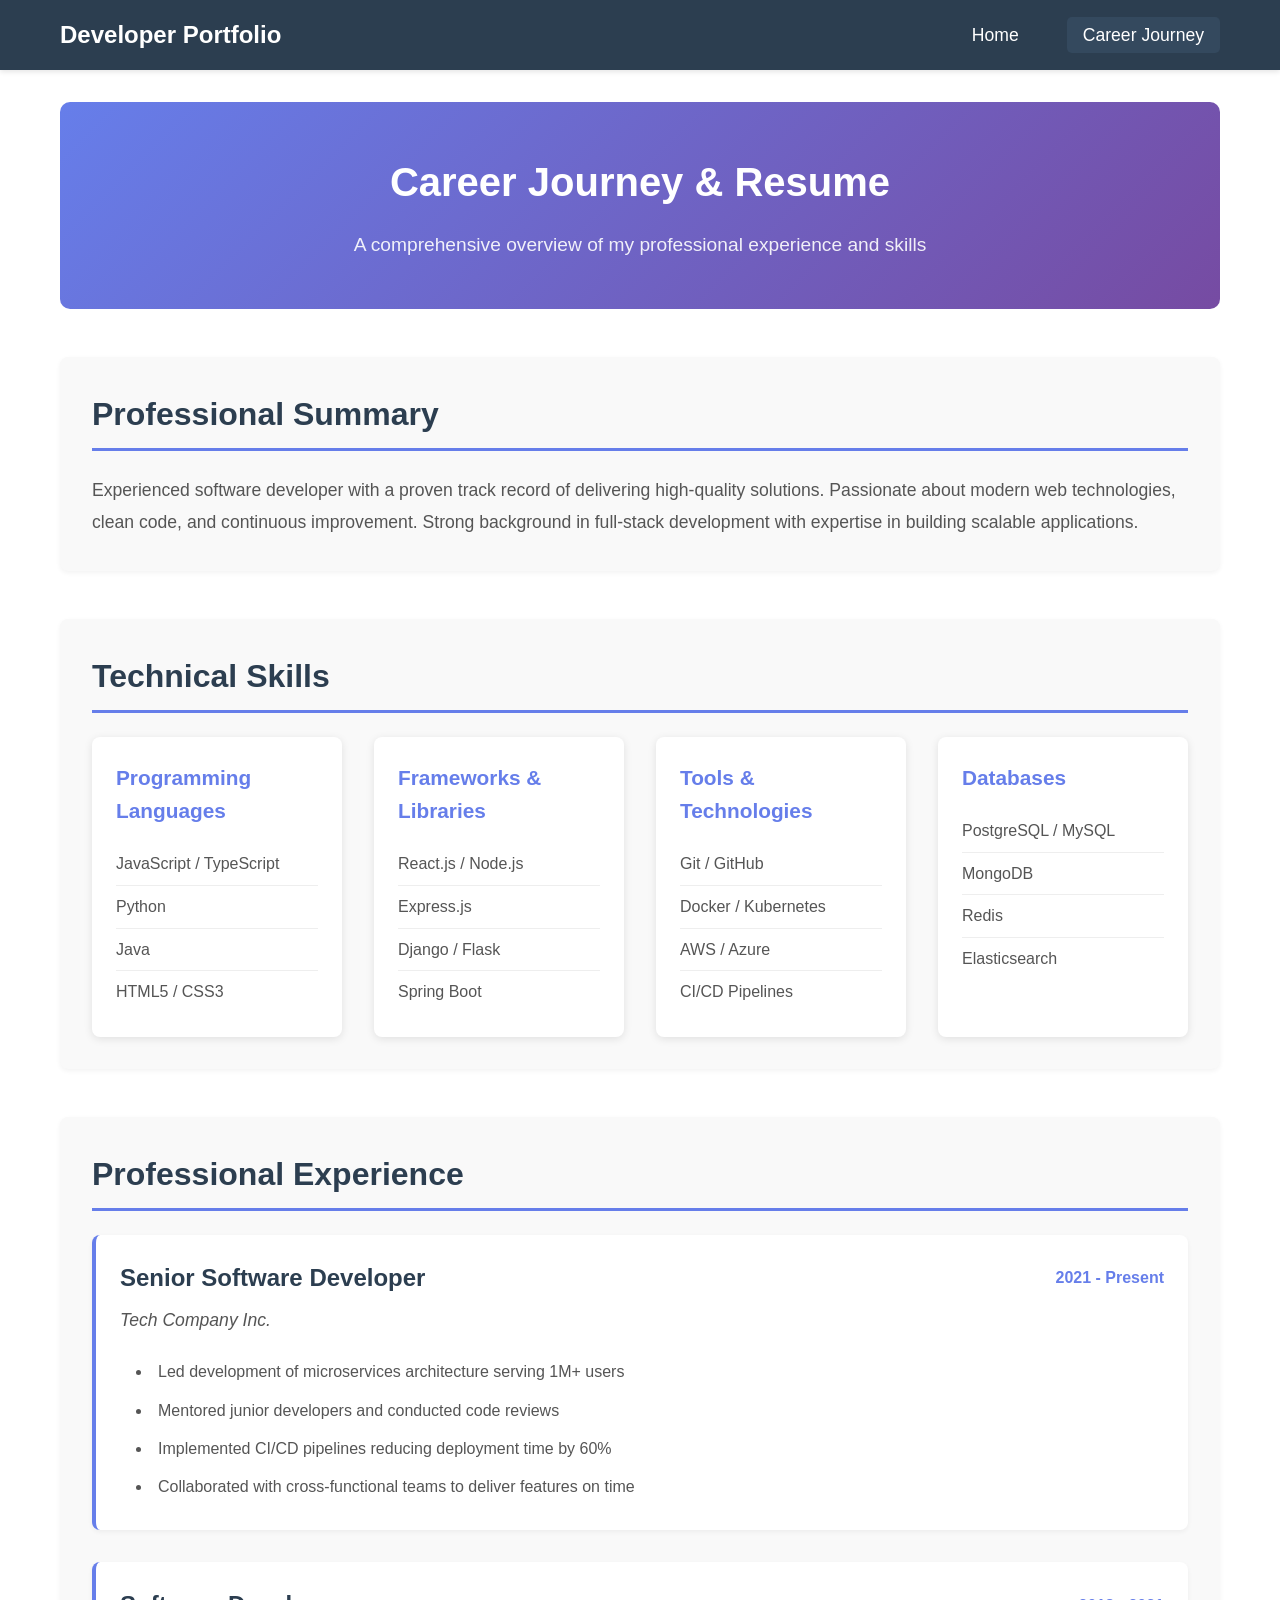
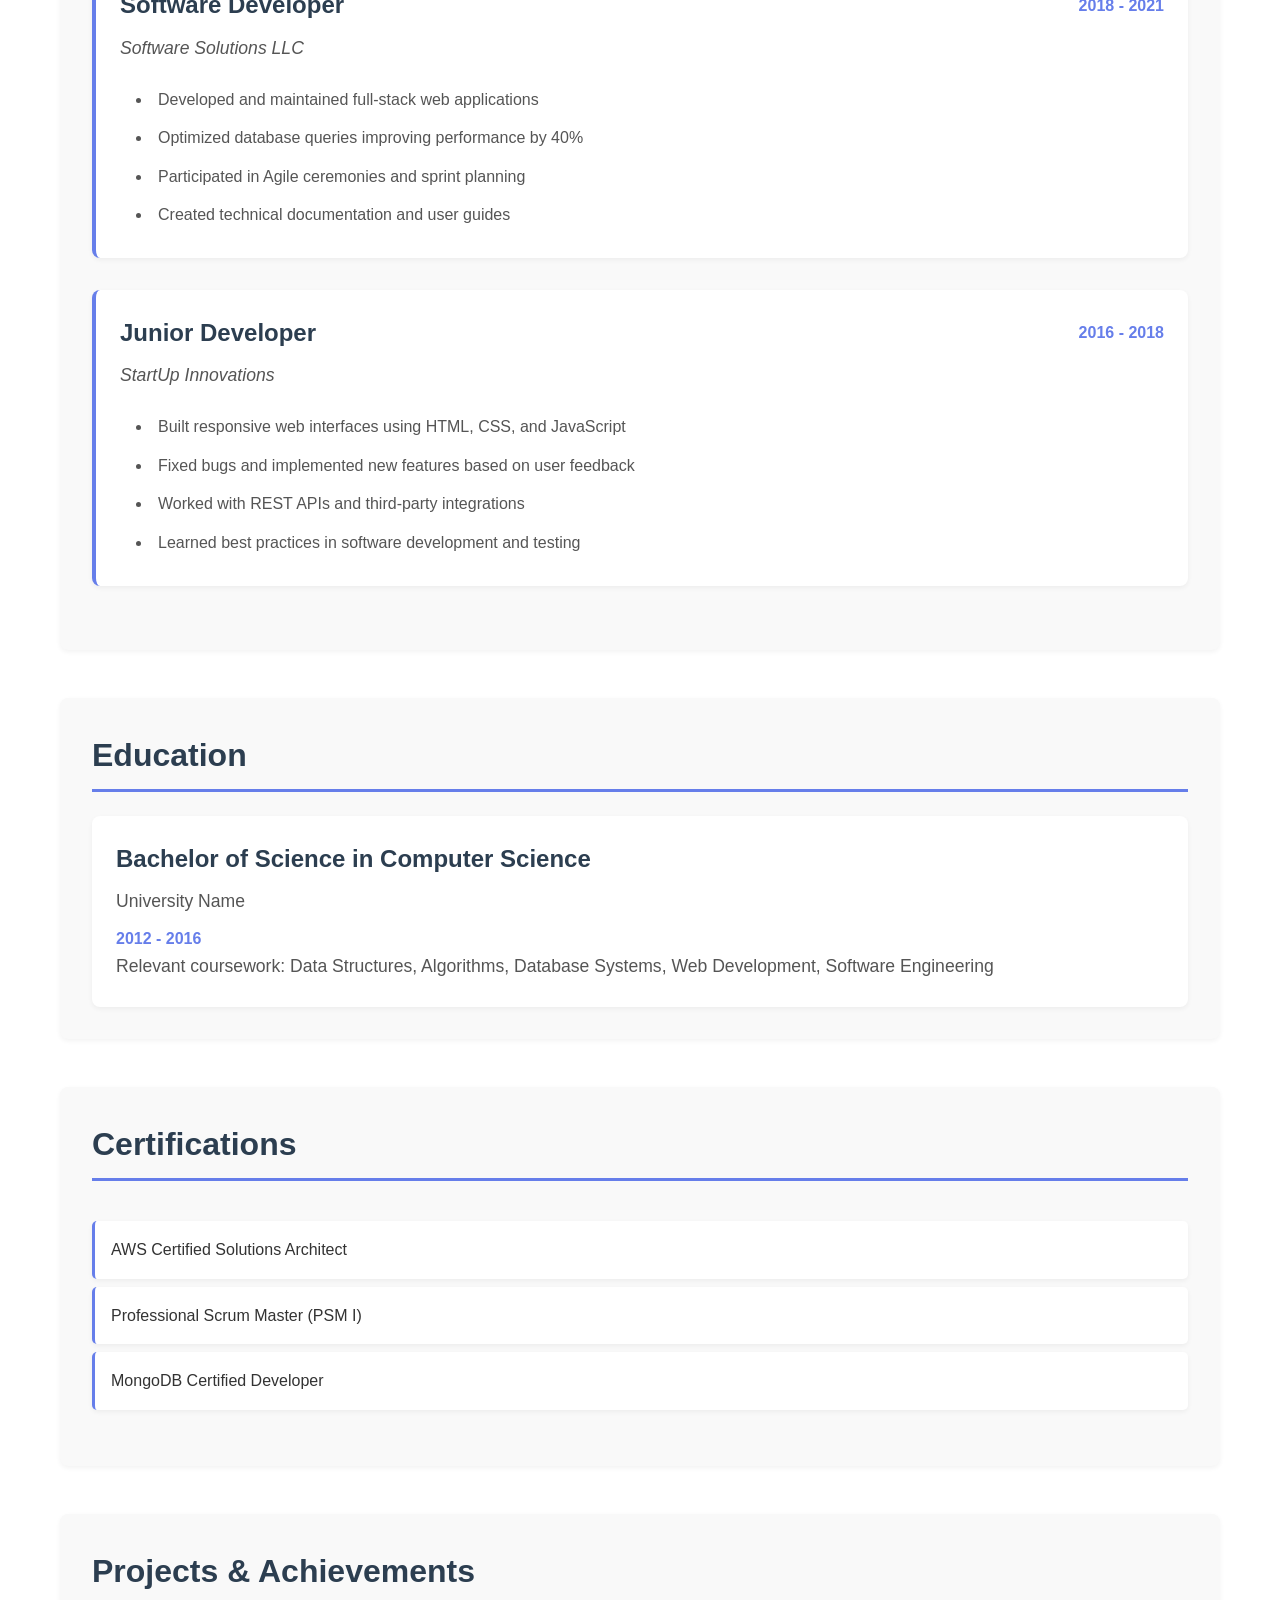
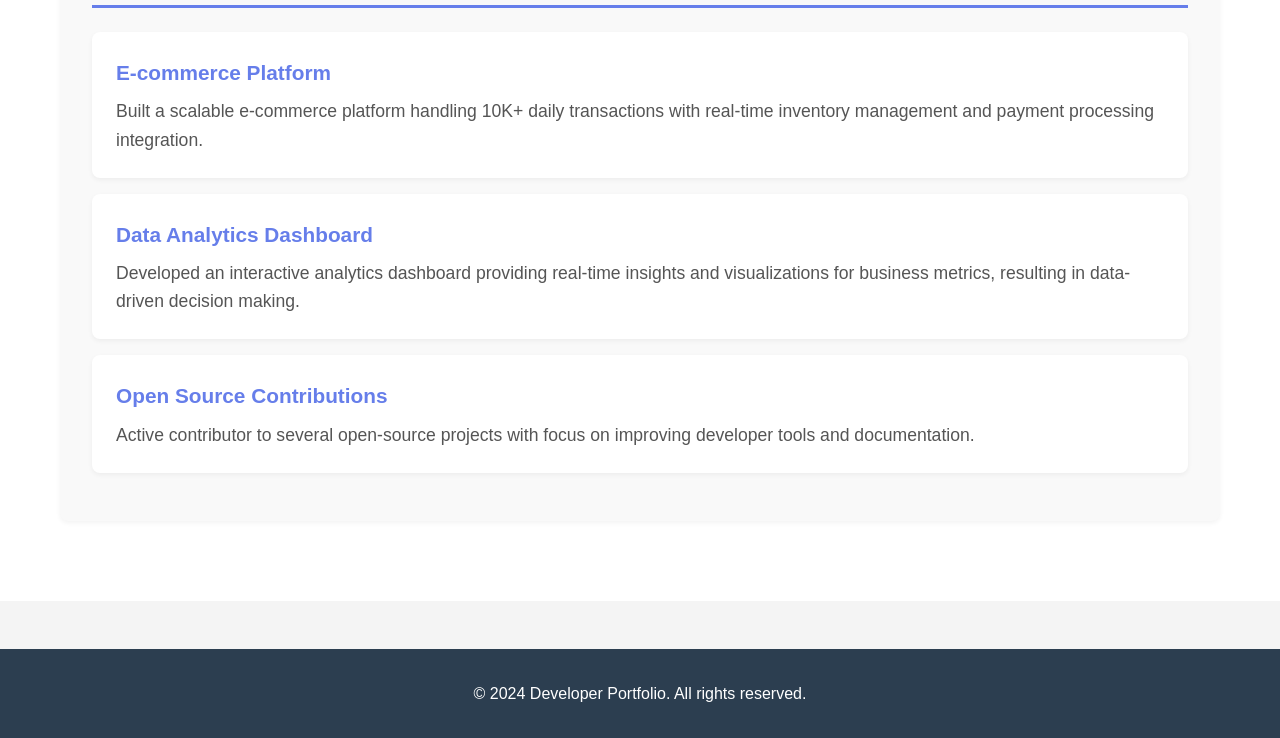
<file: career.html>
<!DOCTYPE html>
<html lang="en">
<head>
    <meta charset="UTF-8">
    <meta name="viewport" content="width=device-width, initial-scale=1.0">
    <title>Career Journey - Developer Portfolio</title>
    <link rel="stylesheet" href="styles.css">
</head>
<body>
    <nav class="navigation">
        <div class="nav-container">
            <h1 class="logo">Developer Portfolio</h1>
            <ul class="nav-menu">
                <li><a href="index.html">Home</a></li>
                <li><a href="career.html" class="active">Career Journey</a></li>
            </ul>
        </div>
    </nav>

    <main class="main-content career-page">
        <div class="container">
            <header class="page-header">
                <h1>Career Journey & Resume</h1>
                <p class="subtitle">A comprehensive overview of my professional experience and skills</p>
            </header>

            <section class="resume-section">
                <h2>Professional Summary</h2>
                <p>Experienced software developer with a proven track record of delivering high-quality solutions. Passionate about modern web technologies, clean code, and continuous improvement. Strong background in full-stack development with expertise in building scalable applications.</p>
            </section>

            <section class="resume-section">
                <h2>Technical Skills</h2>
                <div class="skills-grid">
                    <div class="skill-category">
                        <h3>Programming Languages</h3>
                        <ul>
                            <li>JavaScript / TypeScript</li>
                            <li>Python</li>
                            <li>Java</li>
                            <li>HTML5 / CSS3</li>
                        </ul>
                    </div>
                    <div class="skill-category">
                        <h3>Frameworks & Libraries</h3>
                        <ul>
                            <li>React.js / Node.js</li>
                            <li>Express.js</li>
                            <li>Django / Flask</li>
                            <li>Spring Boot</li>
                        </ul>
                    </div>
                    <div class="skill-category">
                        <h3>Tools & Technologies</h3>
                        <ul>
                            <li>Git / GitHub</li>
                            <li>Docker / Kubernetes</li>
                            <li>AWS / Azure</li>
                            <li>CI/CD Pipelines</li>
                        </ul>
                    </div>
                    <div class="skill-category">
                        <h3>Databases</h3>
                        <ul>
                            <li>PostgreSQL / MySQL</li>
                            <li>MongoDB</li>
                            <li>Redis</li>
                            <li>Elasticsearch</li>
                        </ul>
                    </div>
                </div>
            </section>

            <section class="resume-section">
                <h2>Professional Experience</h2>
                
                <div class="experience-item">
                    <div class="experience-header">
                        <h3>Senior Software Developer</h3>
                        <span class="duration">2021 - Present</span>
                    </div>
                    <p class="company">Tech Company Inc.</p>
                    <ul class="responsibilities">
                        <li>Led development of microservices architecture serving 1M+ users</li>
                        <li>Mentored junior developers and conducted code reviews</li>
                        <li>Implemented CI/CD pipelines reducing deployment time by 60%</li>
                        <li>Collaborated with cross-functional teams to deliver features on time</li>
                    </ul>
                </div>

                <div class="experience-item">
                    <div class="experience-header">
                        <h3>Software Developer</h3>
                        <span class="duration">2018 - 2021</span>
                    </div>
                    <p class="company">Software Solutions LLC</p>
                    <ul class="responsibilities">
                        <li>Developed and maintained full-stack web applications</li>
                        <li>Optimized database queries improving performance by 40%</li>
                        <li>Participated in Agile ceremonies and sprint planning</li>
                        <li>Created technical documentation and user guides</li>
                    </ul>
                </div>

                <div class="experience-item">
                    <div class="experience-header">
                        <h3>Junior Developer</h3>
                        <span class="duration">2016 - 2018</span>
                    </div>
                    <p class="company">StartUp Innovations</p>
                    <ul class="responsibilities">
                        <li>Built responsive web interfaces using HTML, CSS, and JavaScript</li>
                        <li>Fixed bugs and implemented new features based on user feedback</li>
                        <li>Worked with REST APIs and third-party integrations</li>
                        <li>Learned best practices in software development and testing</li>
                    </ul>
                </div>
            </section>

            <section class="resume-section">
                <h2>Education</h2>
                <div class="education-item">
                    <h3>Bachelor of Science in Computer Science</h3>
                    <p class="institution">University Name</p>
                    <span class="duration">2012 - 2016</span>
                    <p>Relevant coursework: Data Structures, Algorithms, Database Systems, Web Development, Software Engineering</p>
                </div>
            </section>

            <section class="resume-section">
                <h2>Certifications</h2>
                <ul class="certifications-list">
                    <li>AWS Certified Solutions Architect</li>
                    <li>Professional Scrum Master (PSM I)</li>
                    <li>MongoDB Certified Developer</li>
                </ul>
            </section>

            <section class="resume-section">
                <h2>Projects & Achievements</h2>
                <div class="project-item">
                    <h3>E-commerce Platform</h3>
                    <p>Built a scalable e-commerce platform handling 10K+ daily transactions with real-time inventory management and payment processing integration.</p>
                </div>
                <div class="project-item">
                    <h3>Data Analytics Dashboard</h3>
                    <p>Developed an interactive analytics dashboard providing real-time insights and visualizations for business metrics, resulting in data-driven decision making.</p>
                </div>
                <div class="project-item">
                    <h3>Open Source Contributions</h3>
                    <p>Active contributor to several open-source projects with focus on improving developer tools and documentation.</p>
                </div>
            </section>
        </div>
    </main>

    <footer class="footer">
        <div class="container">
            <p>&copy; 2024 Developer Portfolio. All rights reserved.</p>
        </div>
    </footer>
</body>
</html>
</file>
<file: styles.css>
/* Global Styles */
* {
    margin: 0;
    padding: 0;
    box-sizing: border-box;
}

body {
    font-family: 'Segoe UI', Tahoma, Geneva, Verdana, sans-serif;
    line-height: 1.6;
    color: #333;
    background-color: #f4f4f4;
}

.container {
    max-width: 1200px;
    margin: 0 auto;
    padding: 0 20px;
}

/* Navigation */
.navigation {
    background-color: #2c3e50;
    color: white;
    padding: 1rem 0;
    box-shadow: 0 2px 5px rgba(0,0,0,0.1);
    position: sticky;
    top: 0;
    z-index: 100;
}

.nav-container {
    max-width: 1200px;
    margin: 0 auto;
    padding: 0 20px;
    display: flex;
    justify-content: space-between;
    align-items: center;
}

.logo {
    font-size: 1.5rem;
    font-weight: bold;
}

.nav-menu {
    display: flex;
    list-style: none;
    gap: 2rem;
}

.nav-menu a {
    color: white;
    text-decoration: none;
    font-size: 1.1rem;
    transition: color 0.3s ease;
    padding: 0.5rem 1rem;
    border-radius: 5px;
}

.nav-menu a:hover,
.nav-menu a.active {
    background-color: #34495e;
}

/* Main Content */
.main-content {
    min-height: calc(100vh - 200px);
}

/* Hero Section */
.hero {
    background: linear-gradient(135deg, #667eea 0%, #764ba2 100%);
    color: white;
    padding: 5rem 0;
    text-align: center;
}

.hero-title {
    font-size: 3rem;
    margin-bottom: 1rem;
    animation: fadeInUp 0.8s ease;
}

.hero-subtitle {
    font-size: 1.5rem;
    margin-bottom: 2rem;
    opacity: 0.9;
    animation: fadeInUp 1s ease;
}

.hero-actions {
    animation: fadeInUp 1.2s ease;
}

.btn {
    display: inline-block;
    padding: 1rem 2rem;
    text-decoration: none;
    border-radius: 5px;
    transition: all 0.3s ease;
    font-size: 1.1rem;
    cursor: pointer;
}

.btn-primary {
    background-color: white;
    color: #667eea;
    font-weight: bold;
}

.btn-primary:hover {
    transform: translateY(-2px);
    box-shadow: 0 5px 15px rgba(0,0,0,0.2);
}

/* About Section */
.about {
    padding: 4rem 0;
    background-color: white;
}

.about h2 {
    font-size: 2.5rem;
    margin-bottom: 1.5rem;
    color: #2c3e50;
}

.about p {
    font-size: 1.2rem;
    line-height: 1.8;
    color: #555;
}

/* Career Page */
.career-page {
    background-color: white;
    padding: 2rem 0;
}

.page-header {
    text-align: center;
    padding: 3rem 0;
    background: linear-gradient(135deg, #667eea 0%, #764ba2 100%);
    color: white;
    margin-bottom: 3rem;
    border-radius: 10px;
}

.page-header h1 {
    font-size: 2.5rem;
    margin-bottom: 1rem;
}

.subtitle {
    font-size: 1.2rem;
    opacity: 0.9;
}

/* Resume Sections */
.resume-section {
    margin-bottom: 3rem;
    padding: 2rem;
    background-color: #f9f9f9;
    border-radius: 8px;
    box-shadow: 0 2px 5px rgba(0,0,0,0.05);
}

.resume-section h2 {
    font-size: 2rem;
    color: #2c3e50;
    margin-bottom: 1.5rem;
    border-bottom: 3px solid #667eea;
    padding-bottom: 0.5rem;
}

.resume-section p {
    font-size: 1.1rem;
    line-height: 1.8;
    color: #555;
}

/* Skills Grid */
.skills-grid {
    display: grid;
    grid-template-columns: repeat(auto-fit, minmax(250px, 1fr));
    gap: 2rem;
    margin-top: 1.5rem;
}

.skill-category {
    background-color: white;
    padding: 1.5rem;
    border-radius: 8px;
    box-shadow: 0 2px 8px rgba(0,0,0,0.1);
}

.skill-category h3 {
    font-size: 1.3rem;
    color: #667eea;
    margin-bottom: 1rem;
}

.skill-category ul {
    list-style: none;
}

.skill-category li {
    padding: 0.5rem 0;
    color: #555;
    border-bottom: 1px solid #eee;
}

.skill-category li:last-child {
    border-bottom: none;
}

/* Experience Items */
.experience-item {
    margin-bottom: 2rem;
    padding: 1.5rem;
    background-color: white;
    border-radius: 8px;
    border-left: 4px solid #667eea;
    box-shadow: 0 2px 5px rgba(0,0,0,0.05);
}

.experience-header {
    display: flex;
    justify-content: space-between;
    align-items: center;
    margin-bottom: 0.5rem;
    flex-wrap: wrap;
}

.experience-item h3 {
    font-size: 1.5rem;
    color: #2c3e50;
}

.duration {
    color: #667eea;
    font-weight: bold;
    font-size: 1rem;
}

.company {
    font-size: 1.1rem;
    color: #777;
    margin-bottom: 1rem;
    font-style: italic;
}

.responsibilities {
    list-style-position: inside;
    padding-left: 1rem;
}

.responsibilities li {
    padding: 0.4rem 0;
    color: #555;
    line-height: 1.6;
}

/* Education */
.education-item {
    padding: 1.5rem;
    background-color: white;
    border-radius: 8px;
    box-shadow: 0 2px 5px rgba(0,0,0,0.05);
}

.education-item h3 {
    font-size: 1.5rem;
    color: #2c3e50;
    margin-bottom: 0.5rem;
}

.institution {
    font-size: 1.1rem;
    color: #667eea;
    margin-bottom: 0.5rem;
}

/* Certifications */
.certifications-list {
    list-style: none;
    padding: 1rem 0;
}

.certifications-list li {
    padding: 1rem;
    margin-bottom: 0.5rem;
    background-color: white;
    border-radius: 5px;
    border-left: 3px solid #667eea;
    box-shadow: 0 2px 5px rgba(0,0,0,0.05);
}

/* Projects */
.project-item {
    padding: 1.5rem;
    margin-bottom: 1rem;
    background-color: white;
    border-radius: 8px;
    box-shadow: 0 2px 5px rgba(0,0,0,0.05);
}

.project-item h3 {
    font-size: 1.3rem;
    color: #667eea;
    margin-bottom: 0.5rem;
}

.project-item p {
    color: #555;
    line-height: 1.6;
}

/* Footer */
.footer {
    background-color: #2c3e50;
    color: white;
    text-align: center;
    padding: 2rem 0;
    margin-top: 3rem;
}

/* Animations */
@keyframes fadeInUp {
    from {
        opacity: 0;
        transform: translateY(30px);
    }
    to {
        opacity: 1;
        transform: translateY(0);
    }
}

/* Responsive Design */
@media (max-width: 768px) {
    .hero-title {
        font-size: 2rem;
    }
    
    .hero-subtitle {
        font-size: 1.2rem;
    }
    
    .nav-menu {
        gap: 1rem;
    }
    
    .skills-grid {
        grid-template-columns: 1fr;
    }
    
    .experience-header {
        flex-direction: column;
        align-items: flex-start;
    }
    
    .page-header h1 {
        font-size: 1.8rem;
    }
}
</file>
